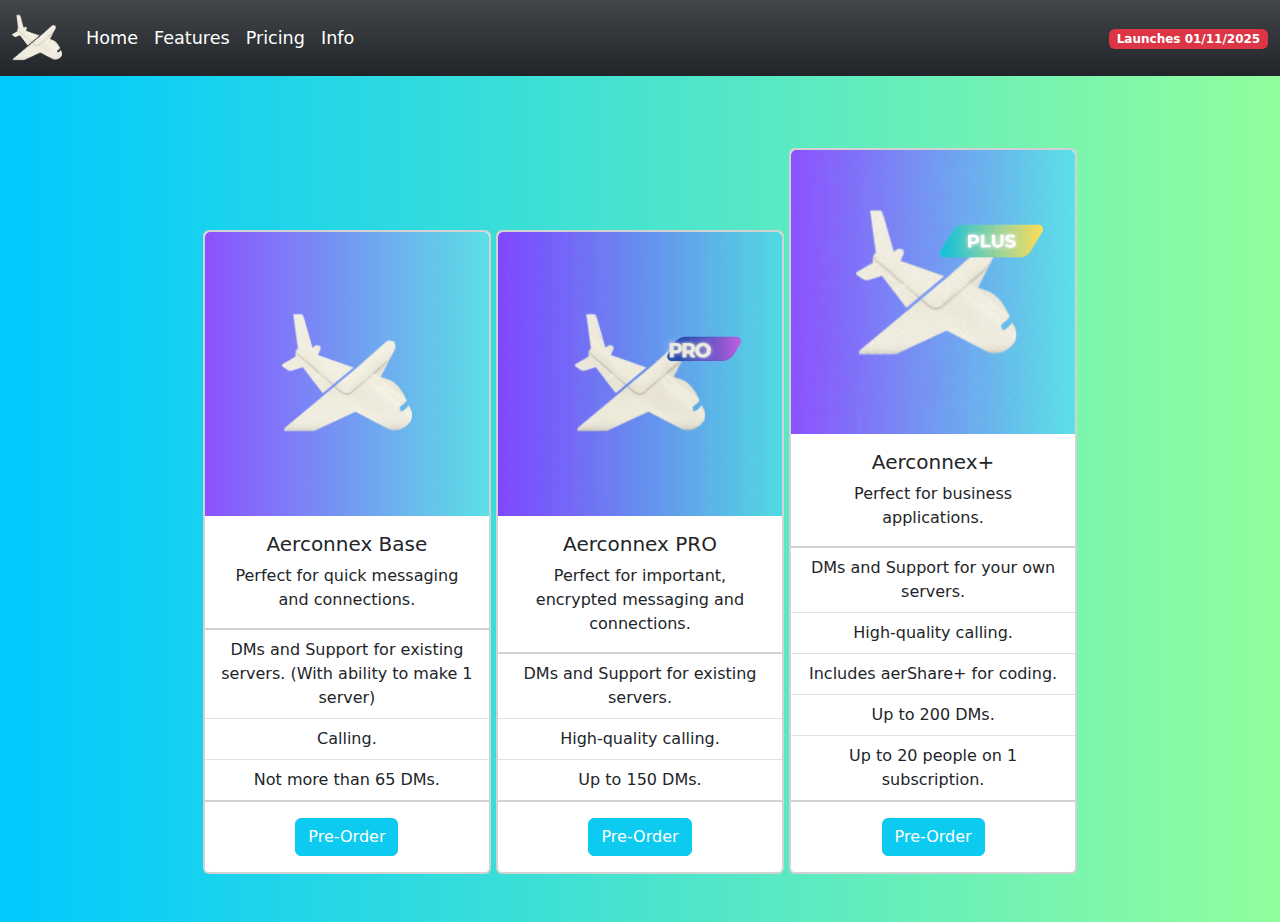
<file: index.html>
<!DOCTYPE html>
<html lang="en">
<head>
    <meta charset="UTF-8">
    <meta name="viewport" content="width=device-width, initial-scale=1.0">
    <link rel="stylesheet" href="https://cdn.jsdelivr.net/npm/bootstrap@5.3.2/dist/css/bootstrap.min.css">
    <link rel="shortcut icon" href="unnamed.png" type="image/x-icon">
    <link rel="stylesheet" href="styles.css">
    <script>
        function rooroo(){
            window.replace("download.html")
        }
    </script>
    <title>Aerconnex - Dashboard</title>

</head>
<body>
    <nav class="navbar navbar-expand-lg navbar-light bg-dark bg-gradient sticky-top">
        <div class="container-fluid">
          <a class="navbar-brand" href="#">
            <img src="unnamed (1).png" height="50" width="50">
          </a>
          <button class="navbar-toggler" type="button" data-bs-toggle="collapse" data-bs-target="#navbarText" aria-controls="navbarText" aria-expanded="false" aria-label="Toggle navigation">
            <span class="navbar-toggler-icon"></span>
          </button>
          <div class="collapse navbar-collapse" id="navbarText">
            <ul class="navbar-nav me-auto mb-2 mb-lg-0">
              <li class="nav-item">
                <a class="nav-link active" href="index.html" style="color: white;">Home</a>
              </li>
              <li class="nav-item">
                <a class="nav-link" href="features.html" style="color: white;">Features</a>
              </li>
              <li class="nav-item">
                <a class="nav-link" href="pricing.html" style="color: white;">Pricing</a>
              </li>
              <li class="nav-item">
                <a class="nav-link" href="info.html" style="color: white;">Info</a>
              </li>
            </ul>
            <span>
                <span class="badge bg-danger">Launches 01/11/2025</span>
            </span>
          </div>
        </div>
      </nav>
      
      <div class="container-fluid" style="background: linear-gradient(90deg, #00C9FF 0%, #92FE9D 100%);">
        <br><br><br>
      <center>
        
        <div class="card" style="width: 18rem; border-width:2px; display: inline-block;">
            <img src="Black and White Monogram Business Logo.png" class="card-img-top" alt="...">
            <div class="card-body">
              <h5 class="card-title">Aerconnex Base</h5>
              <p class="card-text">Perfect for quick messaging and connections.</p>
            </div>
            <ul class="list-group list-group-flush">
              <li class="list-group-item">DMs and Support for existing servers. (With ability to make 1 server)</li>
              <li class="list-group-item">Calling.</li>
              <li class="list-group-item">Not more than 65 DMs.</li>
            </ul>
            <div class="card-body">
              <button href="download.html" class="btn-info btn-gradient btn" style="color:white; border-radius: 30;">Pre-Order</button>
            </div>
          </div>
          <div class="card" style="width: 18rem; border-width:2px; display: inline-block;">
            <img src="ezgif-8-1468133d28.gif" class="card-img-top" alt="...">
            <div class="card-body">
              <h5 class="card-title">Aerconnex PRO</h5>
              <p class="card-text">Perfect for important, encrypted messaging and connections.</p>
            </div>
            <ul class="list-group list-group-flush">
              <li class="list-group-item">DMs and Support for existing servers.</li>
              <li class="list-group-item">High-quality calling.</li>
              <li class="list-group-item">Up to 150 DMs.</li>
            </ul>
            <div class="card-body">
              <button href="pricing.html" class="btn-info btn-gradient btn" style="color:white; border-radius: 30;">Pre-Order</button>
            </div>
          </div>
          
          <div class="card" style="width: 18rem; border-width:2px; display: inline-block;">
            <img src="Black and White Monogram Business Logo (1).gif" class="card-img-top" alt="...">
            <div class="card-body">
              <h5 class="card-title">Aerconnex+</h5>
              <p class="card-text">Perfect for business applications.</p>
            </div>
            <ul class="list-group list-group-flush">
              <li class="list-group-item">DMs and Support for your own servers.</li>
              <li class="list-group-item">High-quality calling.</li>
              <li class="list-group-item">Includes aerShare+ for coding.</li>
              <li class="list-group-item">Up to 200 DMs.</li>
              <li class="list-group-item">Up to 20 people on 1 subscription.</li>
            </ul>
            <div class="card-body">
              <button href="pricing.html" class="btn-info btn-gradient btn" style="color:white; border-radius: 30;">Pre-Order</button>
            </div>
          </div>
          <br class=""><br><br>
    </center>
</body>
</body>
</html>
</file>
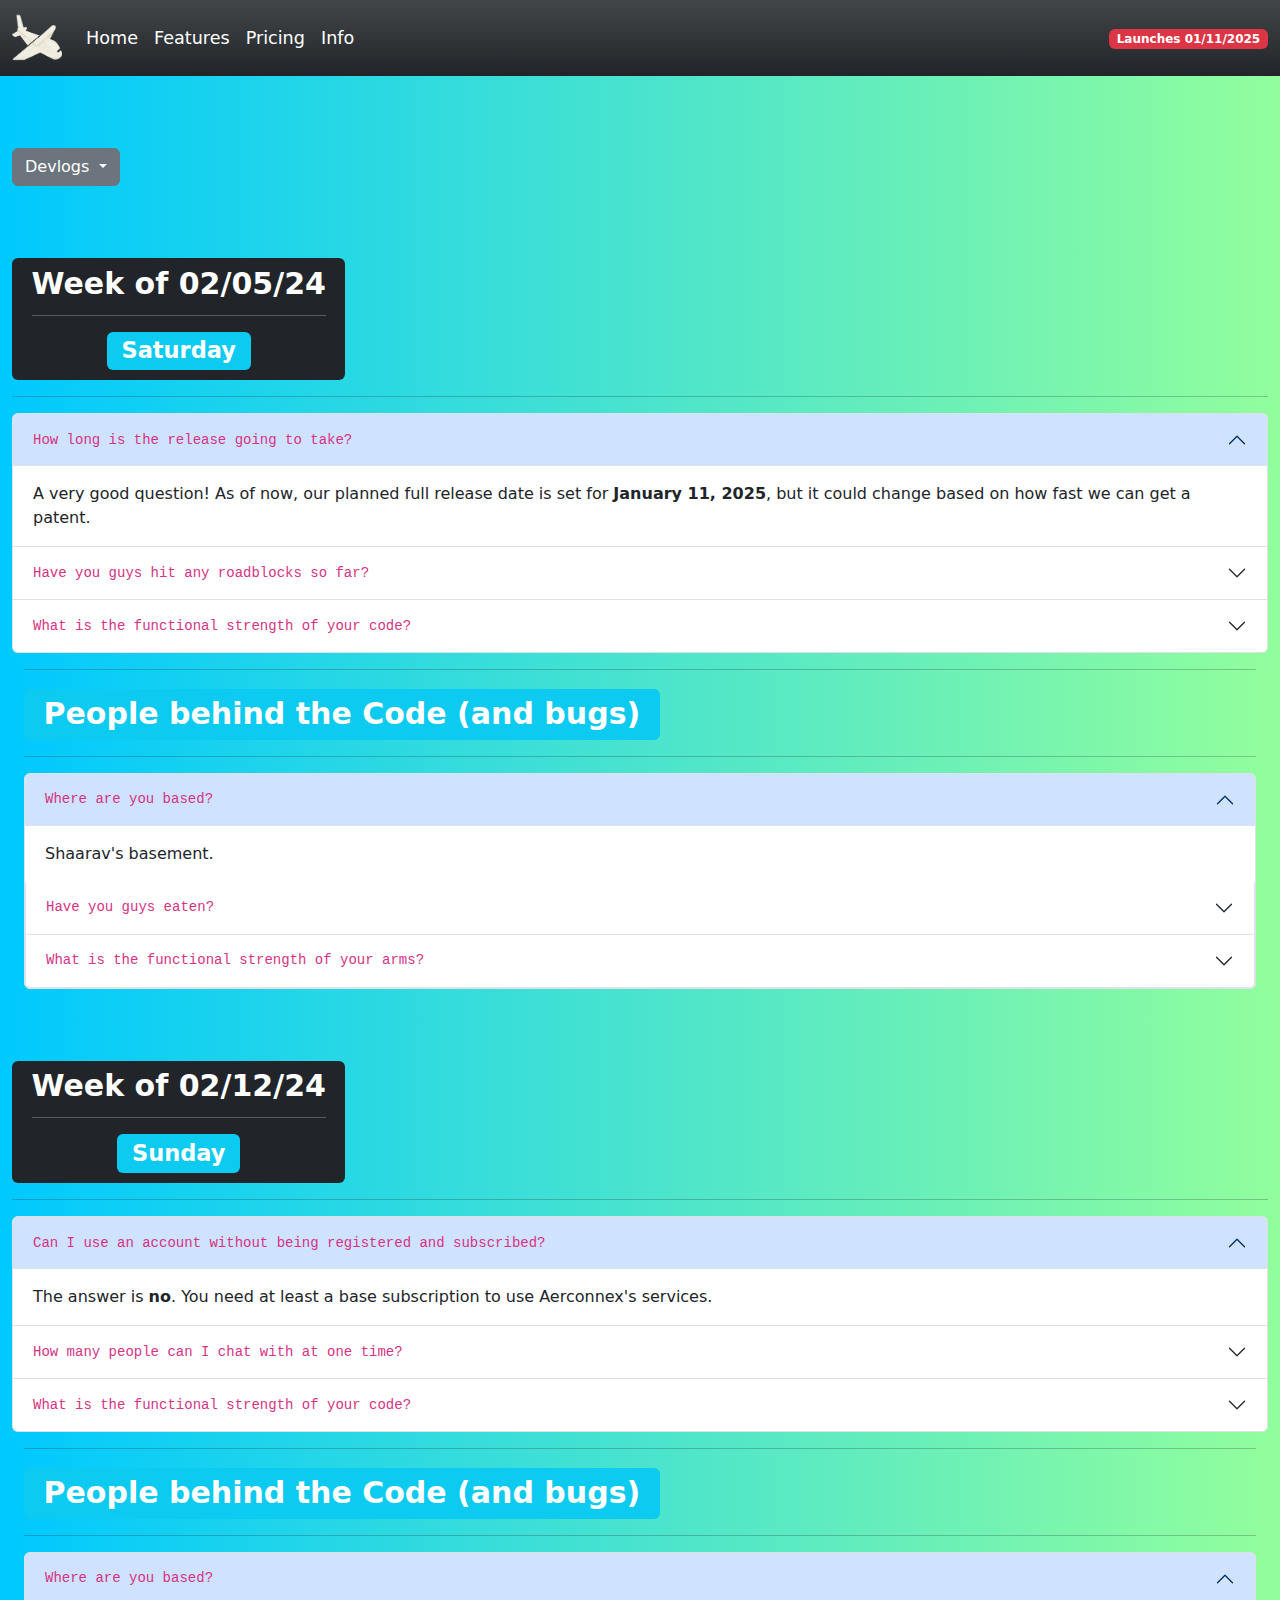
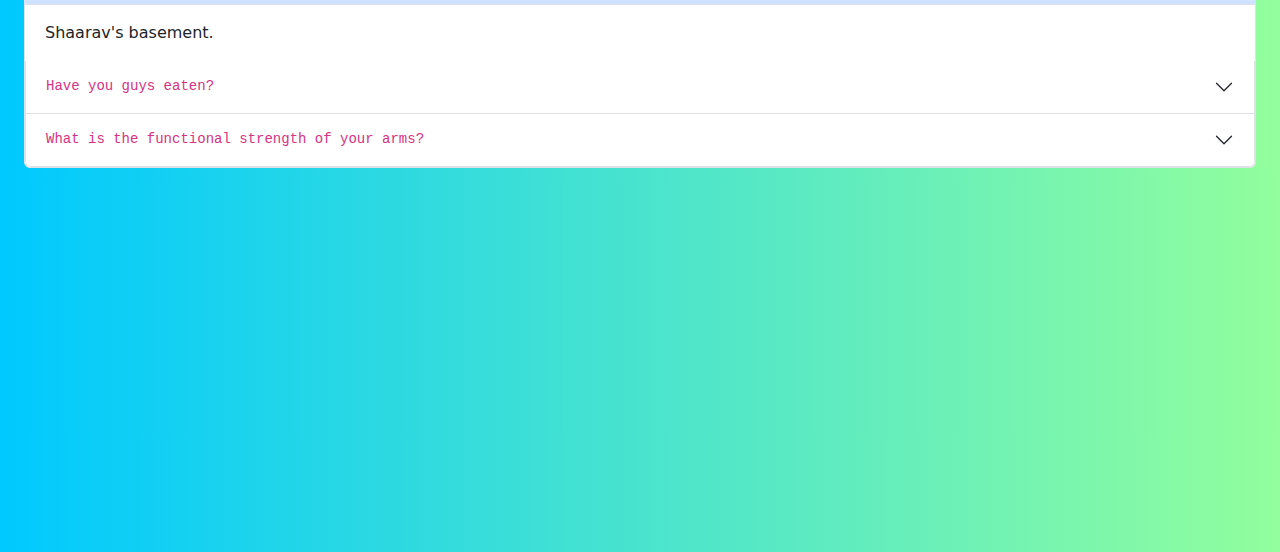
<file: info.html>
<!DOCTYPE html>
<html lang="en">
<head>
    <meta charset="UTF-8">
    <meta name="viewport" content="width=device-width, initial-scale=1.0">
    <link rel="stylesheet" href="https://cdn.jsdelivr.net/npm/bootstrap@5.3.2/dist/css/bootstrap.min.css">
    <script src="https://cdn.jsdelivr.net/npm/bootstrap@5.0.2/dist/js/bootstrap.bundle.min.js" integrity="sha384-MrcW6ZMFYlzcLA8Nl+NtUVF0sA7MsXsP1UyJoMp4YLEuNSfAP+JcXn/tWtIaxVXM" crossorigin="anonymous"></script>

    <link rel="shortcut icon" href="unnamed.png" type="image/x-icon">
    <link rel="stylesheet" href="styles.css">
    <title>aerInfo</title>
</head>
<body>
    <nav class="navbar navbar-expand-lg navbar-light bg-dark bg-gradient sticky-top">
        <div class="container-fluid">
          <a class="navbar-brand" href="#">
            <img src="unnamed (1).png" height="50" width="50">
          </a>
          <button class="navbar-toggler" type="button" data-bs-toggle="collapse" data-bs-target="#navbarText" aria-controls="navbarText" aria-expanded="false" aria-label="Toggle navigation">
            <span class="navbar-toggler-icon"></span>
          </button>
          <div class="collapse navbar-collapse" id="navbarText">
            <ul class="navbar-nav me-auto mb-2 mb-lg-0">
              <li class="nav-item">
                <a class="nav-link active"  href="index.html" style="color: white;">Home</a>
              </li>
              <li class="nav-item">
                <a class="nav-link" href="features.html" style="color: white;">Features</a>
              </li>
              <li class="nav-item">
                <a class="nav-link" href="pricing.html" style="color: white;">Pricing</a>
              </li>
              <li class="nav-item">
                <a class="nav-link" href="info.html" style="color: white;">Info</a>
              </li>
            </ul>
            <span>
                <span class="badge bg-danger">Launches 01/11/2025</span>
            </span>
          </div>
        </div>
      </nav>
      <div class="container-fluid" style="background: linear-gradient(90deg, #00C9FF 0%, #92FE9D 100%);">
        <br><br><br>
        <div class="dropdown">
            <button class="btn btn-secondary dropdown-toggle" type="button" data-bs-toggle="dropdown" aria-expanded="false">
              Devlogs
            </button>
            <ul class="dropdown-menu">
                <li><a href="" class="dropdown-item disabled">Sorted Oldest to Newest</a></li>
                <div class="dropdown-divider"></div>
                <li><a class="dropdown-item" href="#02-10-24">02/10/24</a></li>
                <li><a class="dropdown-item" href="#02-11-24">02/11/24</a></li>
                <li><button class="dropdown-item" type="button">Nothing here yet. Check back later.</button></li>
            </ul>
          </div>
        <br><br><br>
        <section id="02-10-24">
      <h1><span class="badge bg-dark">Week of 02/05/24 <hr><span class="badge bg-info">Saturday</span></span></h1>
      <hr>
      <div class="accordion" id="accordionExample">
        <div class="accordion-item">
          <h2 class="accordion-header" id="headingOne">
            <button class="accordion-button" type="button" data-bs-toggle="collapse" data-bs-target="#collapseOne" aria-expanded="true" aria-controls="collapseOne">
              <code>How long is the release going to take?</code>
            </button>
          </h2>
          <div id="collapseOne" class="accordion-collapse collapse show" aria-labelledby="headingOne" data-bs-parent="#accordionExample">
            <div class="accordion-body">
             A very good question! As of now, our planned full release date is set for <strong>January 11, 2025</strong>, but it could change based on how fast we can get a patent.
            </div>
          </div>
        </div>
        <div class="accordion-item">
          <h2 class="accordion-header" id="headingTwo">
            <button class="accordion-button collapsed" type="button" data-bs-toggle="collapse" data-bs-target="#collapseTwo" aria-expanded="false" aria-controls="collapseTwo">
                <code>Have you guys hit any roadblocks so far?</code>
            </button>
          </h2>
          <div id="collapseTwo" class="accordion-collapse collapse" aria-labelledby="headingTwo" data-bs-parent="#accordionExample">
            <div class="accordion-body">
              We have found a few bugs with code related to the storing of <strong>usernames and passwords</strong>, but that's about it. Thankfully, it's all going well so far.
            </div>
          </div>
        </div>
        <div class="accordion-item">
          <h2 class="accordion-header" id="headingThree">
            <button class="accordion-button collapsed" type="button" data-bs-toggle="collapse" data-bs-target="#collapseThree" aria-expanded="false" aria-controls="collapseThree">
              <code>What is the functional strength of your code?</code>
            </button>
          </h2>
          <div id="collapseThree" class="accordion-collapse collapse" aria-labelledby="headingThree" data-bs-parent="#accordionExample">
            <div class="accordion-body">
              The answer may be a little disappointing, but <strong>we don't know</strong>. Even if we did try to test the strength of our code, we wouldn't be able to really test it, let alone efficiently. We'll save this question for a later Q&A Devlog.
            </div>
          </div>
        </div>
    </div><div class="container-fluid" style="background: linear-gradient(90deg, #00C9FF 0%, #92FE9D 100%);">
        <hr>
      <h1><span class="badge bg-info">People behind the Code (and bugs)</span></h1>
      <hr>
      <div class="accordion" id="accordionExample1">
        <div class="accordion-item">
          <h2 class="accordion-header" id="headingOne1">
            <button class="accordion-button" type="button" data-bs-toggle="collapse" data-bs-target="#collapseOne1" aria-expanded="true" aria-controls="collapseOne1">
              <code>Where are you based?</code>
            </button>
          </h2>
          <div id="collapseOne1" class="accordion-collapse collapse show" aria-labelledby="headingOne" data-bs-parent="#accordionExample1">
            <div class="accordion-body">
             Shaarav's basement.
          </div>
        </div>
        <div class="accordion-item">
          <h2 class="accordion-header" id="headingTwo1">
            <button class="accordion-button collapsed" type="button" data-bs-toggle="collapse" data-bs-target="#collapseTwo1" aria-expanded="false" aria-controls="collapseTwo1">
                <code>Have you guys eaten?</code>
            </button>
          </h2>
          <div id="collapseTwo1" class="accordion-collapse collapse" aria-labelledby="headingTwo" data-bs-parent="#accordionExample1">
            <div class="accordion-body">
              We found bugs in our food too. I'm not sure if it's okay if the coding world and real world are combining into one reality.
            </div>
          </div>
        </div>
        <div class="accordion-item">
          <h2 class="accordion-header" id="headingThree1">
            <button class="accordion-button collapsed" type="button" data-bs-toggle="collapse" data-bs-target="#collapseThree1" aria-expanded="false" aria-controls="collapseThree1">
              <code>What is the functional strength of your arms?</code>
            </button>
          </h2>
          <div id="collapseThree1" class="accordion-collapse collapse" aria-labelledby="headingThree" data-bs-parent="#accordionExample1">
            <div class="accordion-body">
              The answer may be a little disappointing, but <strong>we don't <strike>know</strike> lift</strong>. Even if we did try to test the strength of our <strike>code</strike> arms, we wouldn't be able to really test it, let alone efficiently. We'll save this question for a later Q&A Devlog.
            </div>
          </div>
        </div>
      </div>
      <!-- Feb 10th ends here -->
      </section>
      <br><br><br>
      <section id="02-11-24">
        <h1><span class="badge bg-dark">Week of 02/12/24 <hr><span class="badge bg-info">Sunday</span></span></h1>
        <hr>
        <div class="accordion" id="accordionExample2">
          <div class="accordion-item">
            <h2 class="accordion-header" id="headingOne">
              <button class="accordion-button" type="button" data-bs-toggle="collapse" data-bs-target="#collapseOne2" aria-expanded="true" aria-controls="collapseOne">
                <code>Can I use an account without being registered and subscribed?</code>
              </button>
            </h2>
            <div id="collapseOne2" class="accordion-collapse collapse show" aria-labelledby="headingOne" data-bs-parent="#accordionExample">
              <div class="accordion-body">
               The answer is <strong>no</strong>. You need at least a base subscription to use Aerconnex's services.
              </div>
            </div>
          </div>
          <div class="accordion-item">
            <h2 class="accordion-header" id="headingTwo">
              <button class="accordion-button collapsed" type="button" data-bs-toggle="collapse" data-bs-target="#collapseTwo2" aria-expanded="false" aria-controls="collapseTwo">
                  <code>How many people can I chat with at one time?</code>
              </button>
            </h2>
            <div id="collapseTwo2" class="accordion-collapse collapse" aria-labelledby="headingTwo" data-bs-parent="#accordionExample2">
              <div class="accordion-body">
                If we use the highest capacity chatting medium, or in this case, a <strong>server</strong>, we can <small>technically</small> chat with an unlimited amount of people. The experience would be absolutely foul, though.
              </div>
            </div>
          </div>
          <div class="accordion-item">
            <h2 class="accordion-header" id="headingThree">
              <button class="accordion-button collapsed" type="button" data-bs-toggle="collapse" data-bs-target="#collapseThree2" aria-expanded="false" aria-controls="collapseThree">
                <code>What is the functional strength of your code?</code>
              </button>
            </h2>
            <div id="collapseThree2" class="accordion-collapse collapse" aria-labelledby="headingThree" data-bs-parent="#accordionExample2">
              <div class="accordion-body">
                The answer may be a little disappointing, but <strong>we don't know</strong>. Even if we did try to test the strength of our code, we wouldn't be able to really test it, let alone efficiently. We'll save this question for a later Q&A Devlog.
              </div>
            </div>
          </div>
        </div>
        <div class="container-fluid" style="background: linear-gradient(90deg, #00C9FF 0%, #92FE9D 100%);">
          <hr>
        <h1><span class="badge bg-info">People behind the Code (and bugs)</span></h1>
        <hr>
        <div class="accordion" id="accordionExample3">
          <div class="accordion-item">
            <h2 class="accordion-header" id="headingOne">
              <button class="accordion-button" type="button" data-bs-toggle="collapse" data-bs-target="#collapseOne" aria-expanded="true" aria-controls="collapseOne">
                <code>Where are you based?</code>
              </button>
            </h2>
            <div id="collapseOne" class="accordion-collapse collapse show" aria-labelledby="headingOne" data-bs-parent="#accordionExample3">
              <div class="accordion-body">
               Shaarav's basement.
            </div>
          </div>
          <div class="accordion-item">
            <h2 class="accordion-header" id="headingTwo">
              <button class="accordion-button collapsed" type="button" data-bs-toggle="collapse" data-bs-target="#collapseTwo" aria-expanded="false" aria-controls="collapseTwo">
                  <code>Have you guys eaten?</code>
              </button>
            </h2>
            <div id="collapseTwo" class="accordion-collapse collapse" aria-labelledby="headingTwo" data-bs-parent="#accordionExample3">
              <div class="accordion-body">
                We found bugs in our food too. I'm not sure if it's okay if the coding world and real world are combining into one reality.
              </div>
            </div>
          </div>
          <div class="accordion-item">
            <h2 class="accordion-header" id="headingThree">
              <button class="accordion-button collapsed" type="button" data-bs-toggle="collapse" data-bs-target="#collapseThree" aria-expanded="false" aria-controls="collapseThree">
                <code>What is the functional strength of your arms?</code>
              </button>
            </h2>
            <div id="collapseThree" class="accordion-collapse collapse" aria-labelledby="headingThree" data-bs-parent="#accordionExample3">
              <div class="accordion-body">
                The answer may be a little disappointing, but <strong>we don't <strike>know</strike> lift</strong>. Even if we did try to test the strength of our <strike>code</strike> arms, we wouldn't be able to really test it, let alone efficiently. We'll save this question for a later Q&A Devlog.
              </div>
            </div>
          </div>
        </div>
        <!-- Feb 11th ends here -->
        </section>
      <br><br><br><br><br><br><br><br>      <br><br><br><br><br><br><br><br>
    </div>
</body>
</html>
</file>
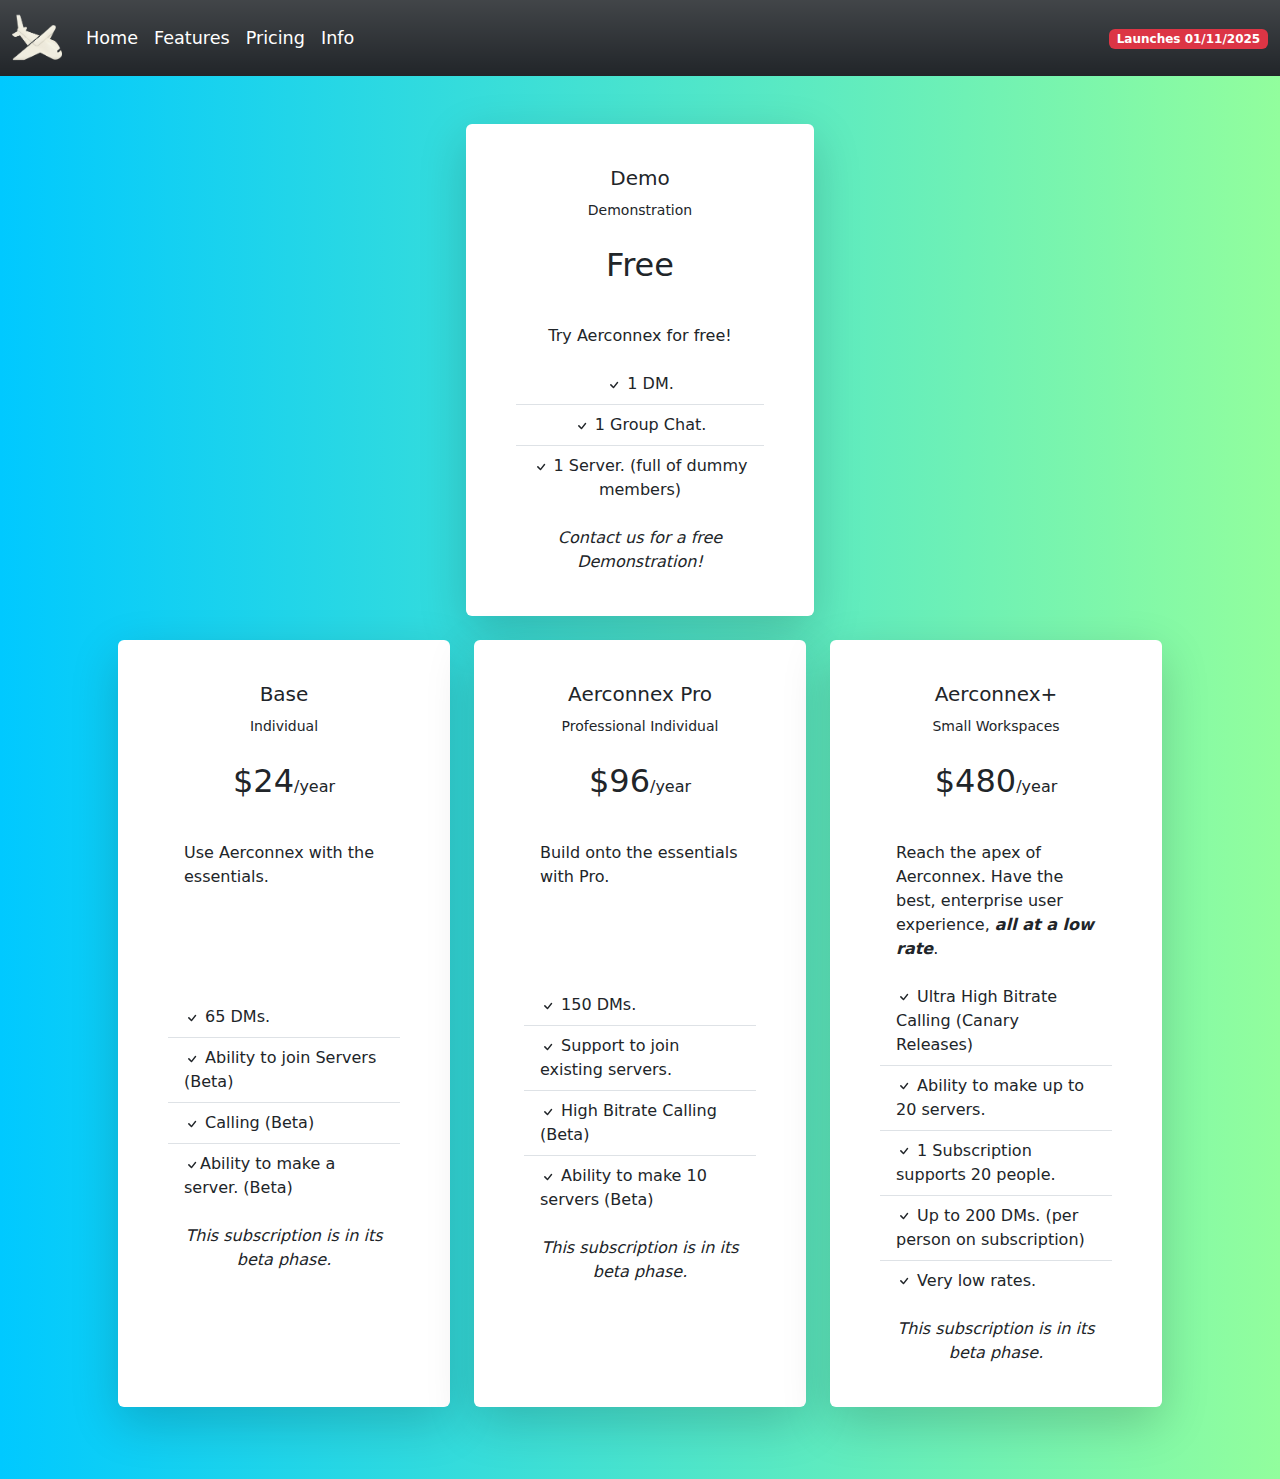
<file: pricing.html>
<!DOCTYPE html>
<html lang="en">
<head>
    <meta charset="UTF-8">
    <meta name="viewport" content="width=device-width, initial-scale=1.0">
    <link rel="stylesheet" href="https://cdn.jsdelivr.net/npm/bootstrap@5.3.2/dist/css/bootstrap.min.css">
    <link rel="shortcut icon" href="unnamed.png" type="image/x-icon">
    <link rel="stylesheet" href="styles.css">
    <script>
        function rooroo(){
            window.replace("download.html")
        }
    </script>
    <title>Aerconnex - Pricing</title>

</head>
<body>
    <nav class="navbar navbar-expand-lg navbar-light bg-dark bg-gradient sticky-top">
        <div class="container-fluid">
          <a class="navbar-brand" href="#">
            <img src="unnamed (1).png" height="50" width="50">
          </a>
          <button class="navbar-toggler" type="button" data-bs-toggle="collapse" data-bs-target="#navbarText" aria-controls="navbarText" aria-expanded="false" aria-label="Toggle navigation">
            <span class="navbar-toggler-icon"></span>
          </button>
          <div class="collapse navbar-collapse" id="navbarText">
            <ul class="navbar-nav me-auto mb-2 mb-lg-0">
              <li class="nav-item">
                <a class="nav-link"  href="index.html" style="color: white;">Home</a>
              </li>
              <li class="nav-item">
                <a class="nav-link" href="features.html" style="color: white;">Features</a>
              </li>
              <li class="nav-item">
                <a class="nav-link active" aria-current="true"  href="pricing.html" style="color: white;">Pricing</a>
              </li>
              <li class="nav-item">
                <a class="nav-link" href="info.html" style="color: white;">Info</a>
              </li>
            </ul>
            <span>
                <span class="badge bg-danger">Launches 01/11/2025</span>
            </span>
          </div>
        </div>
      </nav>
      <style>
        .card {
          border:none;
          padding: 10px 50px;
        }
    
        .card::after {
          position: absolute;
          z-index: -1;
          opacity: 0;
          -webkit-transition: all 0.6s cubic-bezier(0.165, 0.84, 0.44, 1);
          transition: all 0.6s cubic-bezier(0.165, 0.84, 0.44, 1);
        }
    
        .card:hover {
    
    
          transform: scale(1.02, 1.02);
          -webkit-transform: scale(1.02, 1.02);
          backface-visibility: hidden; 
          will-change: transform;
          box-shadow: 0 1rem 3rem rgba(0,0,0,.75) !important;
        }
    
        .card:hover::after {
          opacity: 1;
        }
    
        .card:hover .btn-outline-primary{
          color:white;
          background:#007bff;
        }
    
      </style>
    
    </head>
    <body>
    
    
      <div class="container-fluid" style="background: linear-gradient(90deg, #00C9FF 0%, #92FE9D 100%);">
        <div class="container p-5">
            <center>
            <div>
                <div class="col-lg-4 col-md-12 mb-4">
                    <div class="card h-100 shadow-lg">
                      <div class="card-body">
                        <div class="text-center p-3">
                          <h5 class="card-title">Demo</h5>
                          <small>Demonstration</small>
                          <br><br>
                          <span class="h2">Free</span>
                          <br><br>
                        </div>
                        <p class="card-text">Try Aerconnex for free!</p>
                      </div>
                      <ul class="list-group list-group-flush">
                        <li class="list-group-item"><svg xmlns="http://www.w3.org/2000/svg" width="16" height="16" fill="currentColor" class="bi bi-check" viewBox="0 0 16 16">
                          <path d="M10.97 4.97a.75.75 0 0 1 1.07 1.05l-3.99 4.99a.75.75 0 0 1-1.08.02L4.324 8.384a.75.75 0 1 1 1.06-1.06l2.094 2.093 3.473-4.425a.267.267 0 0 1 .02-.022z"/>
                        </svg> 1 DM.</li>
                        <li class="list-group-item"><svg xmlns="http://www.w3.org/2000/svg" width="16" height="16" fill="currentColor" class="bi bi-check" viewBox="0 0 16 16">
                          <path d="M10.97 4.97a.75.75 0 0 1 1.07 1.05l-3.99 4.99a.75.75 0 0 1-1.08.02L4.324 8.384a.75.75 0 1 1 1.06-1.06l2.094 2.093 3.473-4.425a.267.267 0 0 1 .02-.022z"/>
                        </svg> 1 Group Chat.</li>
                        <li class="list-group-item"><svg xmlns="http://www.w3.org/2000/svg" width="16" height="16" fill="currentColor" class="bi bi-check" viewBox="0 0 16 16">
                          <path d="M10.97 4.97a.75.75 0 0 1 1.07 1.05l-3.99 4.99a.75.75 0 0 1-1.08.02L4.324 8.384a.75.75 0 1 1 1.06-1.06l2.094 2.093 3.473-4.425a.267.267 0 0 1 .02-.022z"/>
                        </svg> 1 Server. (full of dummy members)</li>
                        
                      </ul>
                      <div class="card-body text-center">
                        <p><i>Contact us for a free Demonstration!</i></p>
                      </div>
                    </div>
                  </div>
            </div>
            </center>
          <div class="row">
            <div class="col-lg-4 col-md-12 mb-4">
              <div class="card h-100 shadow-lg">
                <div class="card-body">
                  <div class="text-center p-3">
                    <h5 class="card-title">Base</h5>
                    <small>Individual</small>
                    <br><br>
                    <span class="h2">$24</span>/year
                    <br><br>
                  </div>
                  <p class="card-text">Use Aerconnex with the essentials.</p>
                </div>
                <ul class="list-group list-group-flush">
                  <li class="list-group-item"><svg xmlns="http://www.w3.org/2000/svg" width="16" height="16" fill="currentColor" class="bi bi-check" viewBox="0 0 16 16">
                    <path d="M10.97 4.97a.75.75 0 0 1 1.07 1.05l-3.99 4.99a.75.75 0 0 1-1.08.02L4.324 8.384a.75.75 0 1 1 1.06-1.06l2.094 2.093 3.473-4.425a.267.267 0 0 1 .02-.022z"/>
                  </svg> 65 DMs.</li>
                  <li class="list-group-item"><svg xmlns="http://www.w3.org/2000/svg" width="16" height="16" fill="currentColor" class="bi bi-check" viewBox="0 0 16 16">
                    <path d="M10.97 4.97a.75.75 0 0 1 1.07 1.05l-3.99 4.99a.75.75 0 0 1-1.08.02L4.324 8.384a.75.75 0 1 1 1.06-1.06l2.094 2.093 3.473-4.425a.267.267 0 0 1 .02-.022z"/>
                  </svg> Ability to join Servers (Beta)</li>
                  <li class="list-group-item"><svg xmlns="http://www.w3.org/2000/svg" width="16" height="16" fill="currentColor" class="bi bi-check" viewBox="0 0 16 16">
                    <path d="M10.97 4.97a.75.75 0 0 1 1.07 1.05l-3.99 4.99a.75.75 0 0 1-1.08.02L4.324 8.384a.75.75 0 1 1 1.06-1.06l2.094 2.093 3.473-4.425a.267.267 0 0 1 .02-.022z"/>
                  </svg> Calling (Beta)</li>
                  <li class="list-group-item"><svg xmlns="http://www.w3.org/2000/svg" width="16" height="16" fill="currentColor" class="bi bi-check" viewBox="0 0 16 16">
                    <path d="M10.97 4.97a.75.75 0 0 1 1.07 1.05l-3.99 4.99a.75.75 0 0 1-1.08.02L4.324 8.384a.75.75 0 1 1 1.06-1.06l2.094 2.093 3.473-4.425a.267.267 0 0 1 .02-.022z"/>
                  </svg>Ability to make a server. (Beta)</li>
                </ul>
                <div class="card-body text-center">
                    <p><i>This subscription is in its beta phase.</i></p>
                  </div>
              </div>
            </div>
            <div class="col-lg-4 col-md-12 mb-4">
              <div class="card h-100 shadow-lg">
                <div class="card-body">
                  <div class="text-center p-3">
                    <h5 class="card-title">Aerconnex Pro</h5>
                    <small>Professional Individual</small>
                    <br><br>
                    <span class="h2">$96</span>/year
                    <br><br>
                  </div>
                  <p class="card-text">Build onto the essentials with Pro.</p>
                </div>
                <ul class="list-group list-group-flush">
                  <li class="list-group-item"><svg xmlns="http://www.w3.org/2000/svg" width="16" height="16" fill="currentColor" class="bi bi-check" viewBox="0 0 16 16">
                    <path d="M10.97 4.97a.75.75 0 0 1 1.07 1.05l-3.99 4.99a.75.75 0 0 1-1.08.02L4.324 8.384a.75.75 0 1 1 1.06-1.06l2.094 2.093 3.473-4.425a.267.267 0 0 1 .02-.022z"/>
                  </svg> 150 DMs.</li>
                  <li class="list-group-item"><svg xmlns="http://www.w3.org/2000/svg" width="16" height="16" fill="currentColor" class="bi bi-check" viewBox="0 0 16 16">
                    <path d="M10.97 4.97a.75.75 0 0 1 1.07 1.05l-3.99 4.99a.75.75 0 0 1-1.08.02L4.324 8.384a.75.75 0 1 1 1.06-1.06l2.094 2.093 3.473-4.425a.267.267 0 0 1 .02-.022z"/>
                  </svg> Support to join existing servers.</li>
                  <li class="list-group-item"><svg xmlns="http://www.w3.org/2000/svg" width="16" height="16" fill="currentColor" class="bi bi-check" viewBox="0 0 16 16">
                    <path d="M10.97 4.97a.75.75 0 0 1 1.07 1.05l-3.99 4.99a.75.75 0 0 1-1.08.02L4.324 8.384a.75.75 0 1 1 1.06-1.06l2.094 2.093 3.473-4.425a.267.267 0 0 1 .02-.022z"/>
                  </svg> High Bitrate Calling (Beta)</li>
                  <li class="list-group-item"><svg xmlns="http://www.w3.org/2000/svg" width="16" height="16" fill="currentColor" class="bi bi-check" viewBox="0 0 16 16">
                    <path d="M10.97 4.97a.75.75 0 0 1 1.07 1.05l-3.99 4.99a.75.75 0 0 1-1.08.02L4.324 8.384a.75.75 0 1 1 1.06-1.06l2.094 2.093 3.473-4.425a.267.267 0 0 1 .02-.022z"/>
                  </svg> Ability to make 10 servers (Beta)</li>
                </ul>
                <div class="card-body text-center">
                  <p><i>This subscription is in its beta phase.</i></p>
                </div>
              </div>
            </div>
            <div class="col-lg-4 col-md-12 mb-4">
              <div class="card h-100 shadow-lg">
                <div class="card-body">
                  <div class="text-center p-3">
                    <h5 class="card-title">Aerconnex+</h5>
                    <small>Small Workspaces</small>
                    <br><br>
                    <span class="h2">$480</span>/year
                    <br><br>
                  </div>
                  <p class="card-text">Reach the apex of Aerconnex. Have the best, enterprise user experience, <em><b>all at a low rate</b></em>.</p>
                </div>
                <ul class="list-group list-group-flush">
                  <li class="list-group-item"><svg xmlns="http://www.w3.org/2000/svg" width="16" height="16" fill="currentColor" class="bi bi-check" viewBox="0 0 16 16">
                    <path d="M10.97 4.97a.75.75 0 0 1 1.07 1.05l-3.99 4.99a.75.75 0 0 1-1.08.02L4.324 8.384a.75.75 0 1 1 1.06-1.06l2.094 2.093 3.473-4.425a.267.267 0 0 1 .02-.022z"/>
                  </svg> Ultra High Bitrate Calling (Canary Releases)</li>
                  <li class="list-group-item"><svg xmlns="http://www.w3.org/2000/svg" width="16" height="16" fill="currentColor" class="bi bi-check" viewBox="0 0 16 16">
                    <path d="M10.97 4.97a.75.75 0 0 1 1.07 1.05l-3.99 4.99a.75.75 0 0 1-1.08.02L4.324 8.384a.75.75 0 1 1 1.06-1.06l2.094 2.093 3.473-4.425a.267.267 0 0 1 .02-.022z"/>
                  </svg> Ability to make up to 20 servers.</li>
                  <li class="list-group-item"><svg xmlns="http://www.w3.org/2000/svg" width="16" height="16" fill="currentColor" class="bi bi-check" viewBox="0 0 16 16">
                    <path d="M10.97 4.97a.75.75 0 0 1 1.07 1.05l-3.99 4.99a.75.75 0 0 1-1.08.02L4.324 8.384a.75.75 0 1 1 1.06-1.06l2.094 2.093 3.473-4.425a.267.267 0 0 1 .02-.022z"/>
                  </svg> 1 Subscription supports 20 people.</li>
                  <li class="list-group-item"><svg xmlns="http://www.w3.org/2000/svg" width="16" height="16" fill="currentColor" class="bi bi-check" viewBox="0 0 16 16">
                    <path d="M10.97 4.97a.75.75 0 0 1 1.07 1.05l-3.99 4.99a.75.75 0 0 1-1.08.02L4.324 8.384a.75.75 0 1 1 1.06-1.06l2.094 2.093 3.473-4.425a.267.267 0 0 1 .02-.022z"/>
                  </svg> Up to 200 DMs. (per person on subscription)</li>
                  <li class="list-group-item"><svg xmlns="http://www.w3.org/2000/svg" width="16" height="16" fill="currentColor" class="bi bi-check" viewBox="0 0 16 16">
                    <path d="M10.97 4.97a.75.75 0 0 1 1.07 1.05l-3.99 4.99a.75.75 0 0 1-1.08.02L4.324 8.384a.75.75 0 1 1 1.06-1.06l2.094 2.093 3.473-4.425a.267.267 0 0 1 .02-.022z"/>
                  </svg> Very low rates.</li>
                </ul>
                <div class="card-body text-center">
                  <p><i>This subscription is in its beta phase.</i></p>
                </div>
              </div>
            </div>
          </div>    
        </div>
      </body>
    
    
      <!-- Option 1: Bootstrap Bundle with Popper -->
      <script src="https://cdn.jsdelivr.net/npm/bootstrap@5.0.0-beta1/dist/js/bootstrap.bundle.min.js" integrity="sha384-ygbV9kiqUc6oa4msXn9868pTtWMgiQaeYH7/t7LECLbyPA2x65Kgf80OJFdroafW" crossorigin="anonymous"></script>
    
</body>
</html>
</file>
<file: styles.css>
.navbar .navbar-nav .nav-link {
    color: #000000;
    font-size: 1.1em;
}
.navbar .navbar-nav .nav-link:hover{
    color: #808080;
}

nav{
    color:white;
}

.btn-dark-blue {
    background: #7474BF;  /* fallback for old browsers */
    background: -webkit-linear-gradient(to right, #348AC7, #7474BF);  /* Chrome 10-25, Safari 5.1-6 */
    background: linear-gradient(to right, #348AC7, #7474BF); /* W3C, IE 10+/ Edge, Firefox 16+, Chrome 26+, Opera 12+, Safari 7+ */
    color: #fff;
    font-family: system-ui, -apple-system, BlinkMacSystemFont, 'Segoe UI', Roboto, Oxygen, Ubuntu, Cantarell, 'Open Sans', 'Helvetica Neue', sans-serif;
    height:35px;
    width:100px;
    border-radius:15px;

}

html{
    scroll-behavior: smooth;
}
</file>
